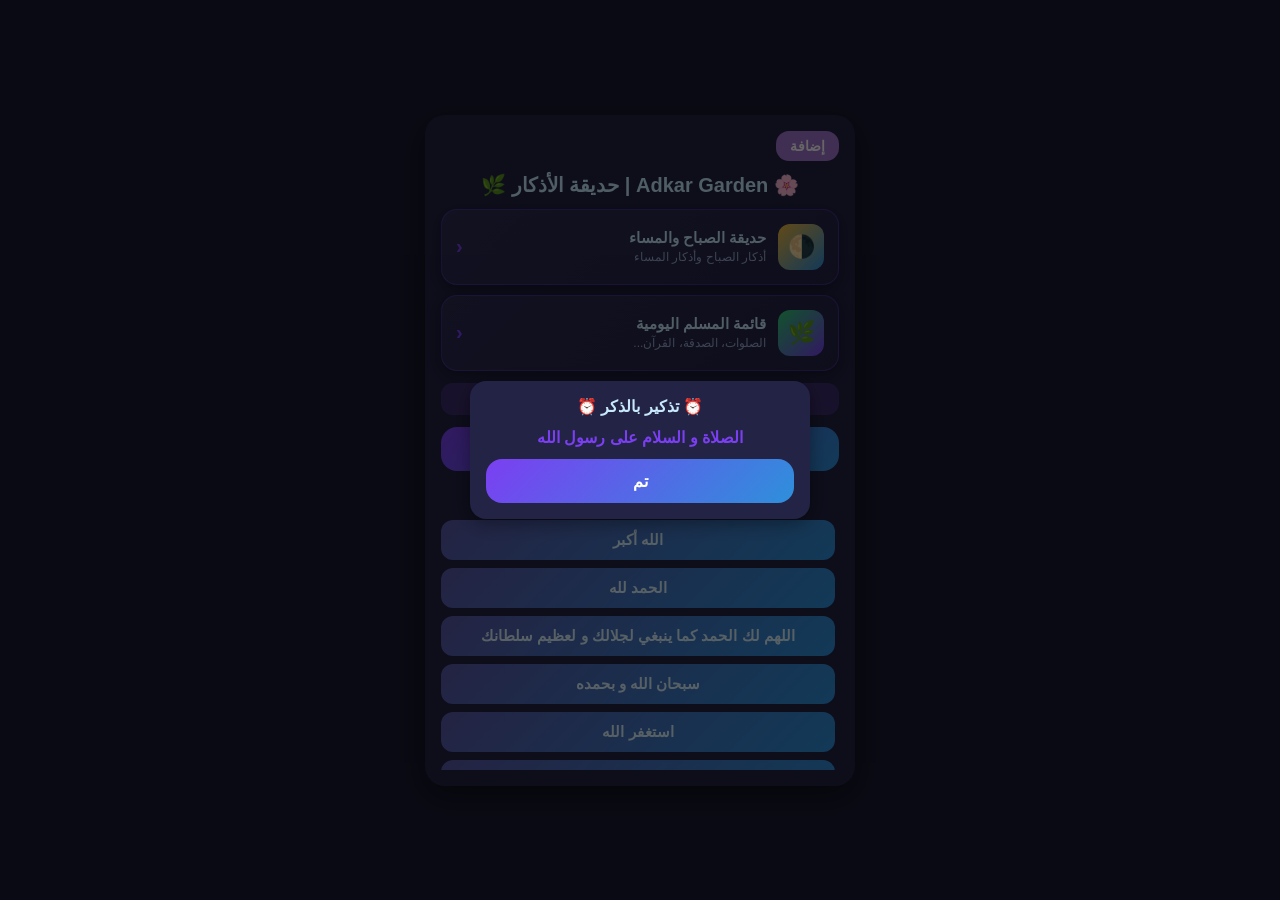
<file: index.html>
<!DOCTYPE html>
<html lang="ar" dir="rtl">
<head>
  <meta charset="UTF-8">
  <meta name="viewport" content="width=device-width, initial-scale=1.0">
  <title>🌸 Adkar Garden | حديقة الأذكار 🌿</title>
  <link rel="stylesheet" href="style.css">
</head>
<body>

  <div class="app-container">
    <!-- Header Controls -->
    <div class="header-actions">
      <button id="openModalBtn" class="btn btn-add">إضافة</button>
    </div>

    <!-- Title -->
    <h1 class="app-title">🌸 Adkar Garden | حديقة الأذكار 🌿</h1>

    <!-- Navigation Cards -->
    <div class="nav-cards">
      <a href="pages/morning-evening.html" class="nav-card nav-card--garden">
        <span class="nav-card-icon">🌗</span>
        <span class="nav-card-text">
          <span class="nav-card-title">حديقة الصباح والمساء</span>
          <span class="nav-card-sub">أذكار الصباح وأذكار المساء</span>
        </span>
        <span class="nav-card-arrow">‹</span>
      </a>
      <a href="pages/checklist.html" class="nav-card nav-card--checklist">
        <span class="nav-card-icon">🌿</span>
        <span class="nav-card-text">
          <span class="nav-card-title">قائمة المسلم اليومية</span>
          <span class="nav-card-sub">الصلوات، الصدقة، القرآن...</span>
        </span>
        <span class="nav-card-arrow">‹</span>
      </a>
    </div>

    <!-- Counters -->
    <div class="counter-card" id="counterLabel">
      عدد الأذكار اليوم: 0 | المجموع: 0
    </div>

    <!-- Main Highlighted Dikr -->
    <button class="btn btn-special" id="specialDikrBtn">
      ربي إني لما انزلت إلي من خير فقير
    </button>

    <!-- Auto-updating Clock -->
    <div class="time-label" id="timeLabel">--:--:--</div>

    <!-- Scrollable Adkar List -->
    <div class="scroll-area">
      <div class="adkar-list" id="adkarListContainer">
        <!-- Buttons rendered dynamically via JavaScript -->
      </div>
    </div>
  </div>

  <!-- Add Dikr Modal (Dialog) -->
  <div class="modal-overlay" id="addModal">
    <div class="modal-content">
      <h2>إضافة ذكر جديد</h2>
      <p>اكتب الذكر الجديد (بدون جمل أو أحاديث):</p>
      <input type="text" id="dikrInput" placeholder="أدخل الذكر هنا...">
      <div class="modal-buttons">
        <button id="saveDikrBtn" class="btn btn-add">حفظ</button>
        <button id="closeModalBtn" class="btn btn-cancel">إلغاء</button>
      </div>
    </div>
  </div>

  <!-- Hourly Notification Toast/Alert -->
  <div class="toast-overlay" id="toastOverlay">
    <div class="toast-card">
      <h3>⏰ تذكير بالذكر ⏰</h3>
      <p id="toastMessage"></p>
      <button id="closeToastBtn" class="btn btn-special">تم</button>
    </div>
  </div>

  <script src="script.js"></script>
</body>
</html>
</file>
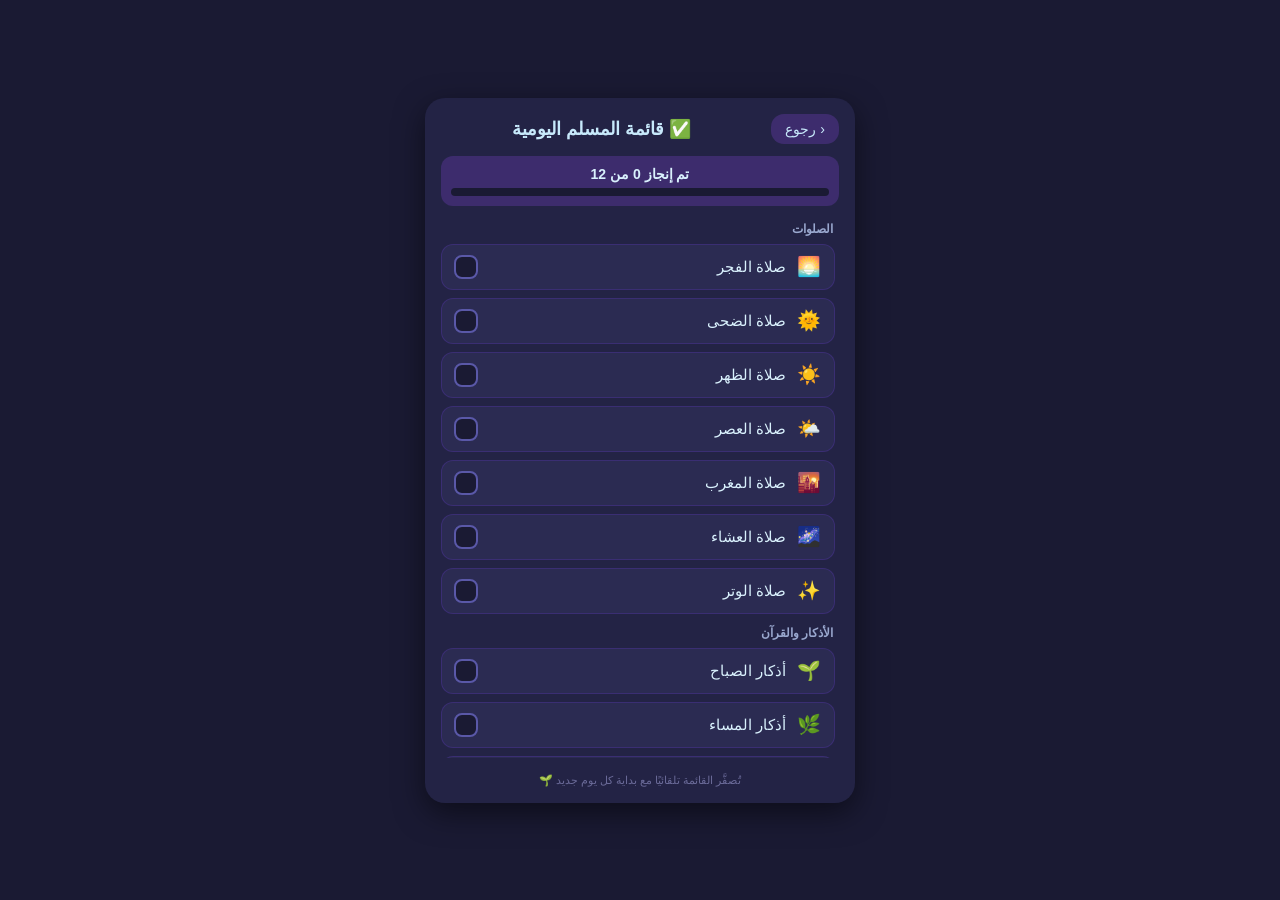
<file: pages/checklist.html>
<!DOCTYPE html>
<html lang="ar" dir="rtl">
<head>
  <meta charset="UTF-8">
  <meta name="viewport" content="width=device-width, initial-scale=1.0">
  <title>✅ قائمة المسلم اليومية | Adkar Garden</title>
  <link rel="stylesheet" href="../style.css">
</head>
<body>

  <div class="app-container">
    <!-- Top Bar -->
    <div class="page-top-bar">
      <a href="../index.html" class="btn-back">‹ رجوع</a>
      <div class="page-title">✅ قائمة المسلم اليومية</div>
    </div>

    <!-- Progress Summary -->
    <div class="checklist-progress-summary">
      <span id="progressText">تم إنجاز 0 من 0</span>
      <div class="checklist-progress-bar">
        <div class="checklist-progress-fill" id="progressFill"></div>
      </div>
    </div>

    <!-- Scrollable Checklist -->
    <div class="scroll-area" id="checklistScrollArea" style="max-height: 60vh;">
      <div class="adkar-list" id="checklistContainer">
        <!-- Rendered dynamically via JavaScript -->
      </div>
    </div>

    <div class="reset-note">تُصفَّر القائمة تلقائيًا مع بداية كل يوم جديد 🌱</div>
  </div>

  <script src="checklist.js"></script>
</body>
</html>
</file>
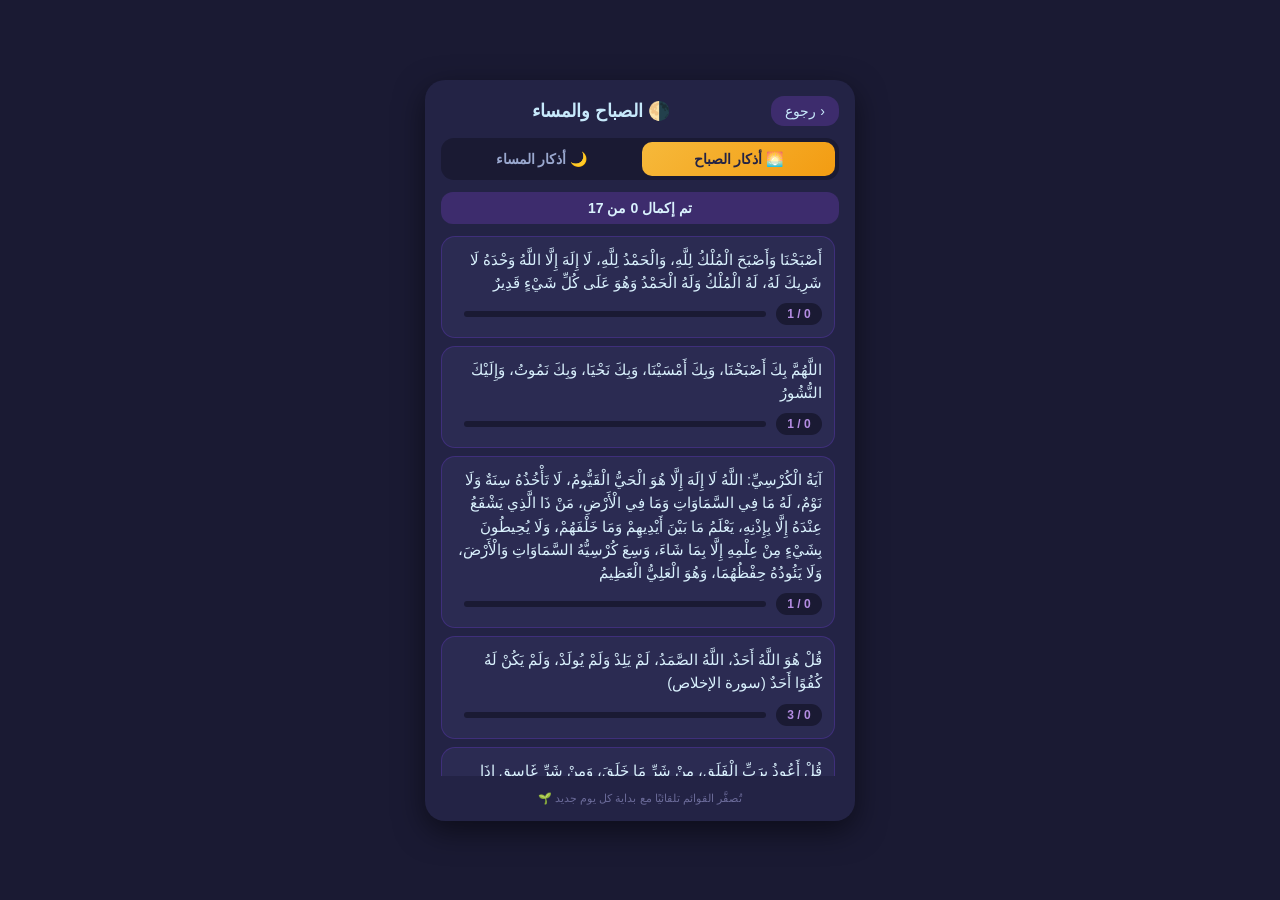
<file: pages/morning-evening.html>
<!DOCTYPE html>
<html lang="ar" dir="rtl">
<head>
  <meta charset="UTF-8">
  <meta name="viewport" content="width=device-width, initial-scale=1.0">
  <title>🌗 حديقة الصباح والمساء | Adkar Garden</title>
  <link rel="stylesheet" href="../style.css">
</head>
<body>

  <div class="app-container">
    <!-- Top Bar -->
    <div class="page-top-bar">
      <a href="../index.html" class="btn-back">‹ رجوع</a>
      <div class="page-title">🌗 الصباح والمساء</div>
    </div>

    <!-- Tabs -->
    <div class="tab-switch">
      <button class="tab-btn tab-morning active" id="tabMorningBtn">🌅 أذكار الصباح</button>
      <button class="tab-btn tab-evening" id="tabEveningBtn">🌙 أذكار المساء</button>
    </div>

    <!-- Progress Summary -->
    <div class="dhikr-progress-summary" id="progressSummary">
      تم إكمال 0 من 0
    </div>

    <!-- Scrollable Dhikr List -->
    <div class="scroll-area" id="dhikrScrollArea" style="max-height: 60vh;">
      <div class="adkar-list" id="dhikrListContainer">
        <!-- Rendered dynamically via JavaScript -->
      </div>
    </div>

    <div class="reset-note">تُصفَّر القوائم تلقائيًا مع بداية كل يوم جديد 🌱</div>
  </div>

  <script src="morning-evening.js"></script>
</body>
</html>
</file>
<file: style.css>
* {
  box-sizing: border-box;
  margin: 0;
  padding: 0;
  font-family: 'Segoe UI', Tahoma, Geneva, Verdana, sans-serif;
}

body {
  background-color: #1a1a33;
  color: #d9f1fd;
  display: flex;
  justify-content: center;
  align-items: center;
  min-height: 100vh;
  padding: 10px;
}

.app-container {
  background-color: #232345;
  width: 100%;
  max-width: 430px;
  border-radius: 20px;
  padding: 16px;
  box-shadow: 0 10px 30px rgba(0, 0, 0, 0.5);
  display: flex;
  flex-direction: column;
  gap: 12px;
}

/* Header Buttons */
.header-actions {
  display: flex;
  justify-content: space-between;
  align-items: center;
  flex-wrap: wrap;
  gap: 8px;
}

.data-actions {
  display: flex;
  gap: 6px;
  flex-wrap: wrap;
}

/* Buttons */
.btn {
  border: none;
  border-radius: 13px;
  cursor: pointer;
  font-weight: bold;
  transition: all 0.2s ease;
  text-align: center;
  white-space: nowrap;
}

.btn-add {
  background-color: #a175d1;
  color: #fff;
  padding: 7px 14px;
  font-size: 14px;
}

.btn-add:hover {
  background-color: #7b3ff2;
}

.btn-add:active {
  transform: scale(0.95);
}

.btn-secondary {
  background-color: #3d2c6d;
  color: #c7e9fb;
  padding: 6px 10px;
  font-size: 12px;
}

.btn-secondary:hover {
  background-color: #5a58a8;
}

.btn-secondary:active {
  transform: scale(0.95);
}

.btn-cancel {
  background-color: #f06292;
  color: #fff;
  padding: 7px 16px;
  font-size: 15px;
}

.btn-cancel:hover {
  background-color: #c2185b;
}

.btn-cancel:active {
  transform: scale(0.95);
}

.btn-special {
  background: linear-gradient(135deg, #7b3ff2, #2e90db);
  color: #fff;
  font-size: 16px;
  border-radius: 16px;
  padding: 12px;
  width: 100%;
  min-height: 44px;
}

.btn-special:hover {
  background: #a175d1;
}

.btn-special:active {
  transform: scale(0.98);
}

.btn-dikr {
  background: linear-gradient(135deg, #5a58a8, #2e90db);
  color: #d9f1fd;
  font-size: 15px;
  border-radius: 12px;
  padding: 10px;
  width: 100%;
  min-height: 40px;
  word-wrap: break-word;
  overflow-wrap: break-word;
}

.btn-dikr:hover {
  background: #7b3ff2;
  color: #fff;
}

.btn-dikr:active {
  transform: scale(0.97);
}

/* Header & Text */
.app-title {
  color: #c7e9fb;
  font-size: 20px;
  text-align: center;
  word-wrap: break-word;
}

.image-container {
  text-align: center;
  margin: 5px 0;
}

.image-container img {
  width: 100px;
  max-width: 100%;
  height: auto;
  border-radius: 12px;
}

/* Navigation Cards (home screen) */
.nav-cards {
  display: flex;
  flex-direction: column;
  gap: 10px;
}

.nav-card {
  display: flex;
  align-items: center;
  gap: 12px;
  background: linear-gradient(135deg, #2b2b52, #232345);
  border: 1px solid rgba(123, 63, 242, 0.35);
  border-radius: 16px;
  padding: 14px;
  text-decoration: none;
  color: inherit;
  transition: transform 0.15s ease, box-shadow 0.15s ease, border-color 0.15s ease;
  box-shadow: 0 4px 14px rgba(0, 0, 0, 0.35);
}

.nav-card:hover {
  transform: translateY(-2px);
  border-color: rgba(123, 63, 242, 0.7);
  box-shadow: 0 8px 22px rgba(123, 63, 242, 0.35);
}

.nav-card:active {
  transform: scale(0.98);
}

.nav-card-icon {
  width: 46px;
  height: 46px;
  min-width: 46px;
  border-radius: 12px;
  display: flex;
  align-items: center;
  justify-content: center;
  font-size: 22px;
}

.nav-card--garden .nav-card-icon {
  background: linear-gradient(135deg, #f6b93b, #2e90db);
}

.nav-card--checklist .nav-card-icon {
  background: linear-gradient(135deg, #2ecc71, #7b3ff2);
}

.nav-card-text {
  display: flex;
  flex-direction: column;
  gap: 3px;
  text-align: right;
  flex-grow: 1;
}

.nav-card-title {
  font-size: 15px;
  font-weight: bold;
  color: #c7e9fb;
}

.nav-card-sub {
  font-size: 12px;
  color: #9aa8cf;
}

.nav-card-arrow {
  color: #7b3ff2;
  font-size: 20px;
  font-weight: bold;
}

/* Shared sub-page layout */
.page-top-bar {
  display: flex;
  align-items: center;
  gap: 10px;
}

.btn-back {
  background-color: #3d2c6d;
  color: #c7e9fb;
  padding: 7px 14px;
  font-size: 14px;
  border-radius: 13px;
  text-decoration: none;
  display: inline-flex;
  align-items: center;
  gap: 4px;
}

.btn-back:hover {
  background-color: #5a58a8;
}

.btn-back:active {
  transform: scale(0.95);
}

.page-title {
  color: #c7e9fb;
  font-size: 18px;
  font-weight: bold;
  flex-grow: 1;
  text-align: center;
}

/* Tabs (Morning / Evening) */
.tab-switch {
  display: flex;
  background-color: #1a1a33;
  border-radius: 13px;
  padding: 4px;
  gap: 4px;
}

.tab-btn {
  flex: 1;
  border: none;
  background: transparent;
  color: #9aa8cf;
  padding: 9px;
  border-radius: 10px;
  font-weight: bold;
  font-size: 14px;
  cursor: pointer;
  transition: all 0.2s ease;
}

.tab-btn.active.tab-morning {
  background: linear-gradient(135deg, #f6b93b, #f39c12);
  color: #232345;
}

.tab-btn.active.tab-evening {
  background: linear-gradient(135deg, #3742fa, #2e90db);
  color: #fff;
}

/* Dhikr progress cards (morning/evening page) */
.dhikr-progress-summary {
  color: #d9f1fd;
  background-color: #3d2c6d;
  border-radius: 12px;
  padding: 8px 10px;
  text-align: center;
  font-weight: bold;
  font-size: 14px;
}

.dhikr-card {
  background-color: #2b2b52;
  border: 1px solid rgba(123, 63, 242, 0.25);
  border-radius: 14px;
  padding: 12px;
  display: flex;
  flex-direction: column;
  gap: 8px;
  cursor: pointer;
  transition: all 0.2s ease;
  text-align: right;
}

.dhikr-card:active {
  transform: scale(0.98);
}

.dhikr-card-text {
  font-size: 14.5px;
  line-height: 1.6;
  color: #d9f1fd;
}

.dhikr-card-footer {
  display: flex;
  align-items: center;
  justify-content: space-between;
}

.dhikr-count-pill {
  background-color: #1a1a33;
  color: #b48de3;
  font-size: 12px;
  font-weight: bold;
  padding: 4px 10px;
  border-radius: 20px;
  min-width: 46px;
  text-align: center;
}

.dhikr-progress-bar {
  flex-grow: 1;
  height: 6px;
  background-color: #1a1a33;
  border-radius: 4px;
  margin: 0 10px;
  overflow: hidden;
}

.dhikr-progress-fill {
  height: 100%;
  background: linear-gradient(135deg, #7b3ff2, #2e90db);
  border-radius: 4px;
  transition: width 0.2s ease;
  width: 0%;
}

.dhikr-card.done {
  border-color: rgba(46, 204, 113, 0.6);
  background-color: #223d33;
  opacity: 0.75;
}

.dhikr-card.done .dhikr-progress-fill {
  background: linear-gradient(135deg, #2ecc71, #27ae60);
}

.dhikr-card.done .dhikr-count-pill {
  color: #6ee7a3;
}

.dhikr-check {
  font-size: 15px;
}

/* Checklist page */
.checklist-progress-summary {
  color: #d9f1fd;
  background-color: #3d2c6d;
  border-radius: 12px;
  padding: 10px;
  text-align: center;
  font-weight: bold;
  font-size: 14px;
  display: flex;
  flex-direction: column;
  gap: 6px;
}

.checklist-progress-bar {
  height: 8px;
  background-color: #1a1a33;
  border-radius: 5px;
  overflow: hidden;
}

.checklist-progress-fill {
  height: 100%;
  background: linear-gradient(135deg, #2ecc71, #27ae60);
  border-radius: 5px;
  transition: width 0.2s ease;
  width: 0%;
}

.checklist-group-label {
  color: #9aa8cf;
  font-size: 12px;
  font-weight: bold;
  padding: 4px 2px 0 2px;
}

.checklist-item {
  display: flex;
  align-items: center;
  gap: 10px;
  background-color: #2b2b52;
  border: 1px solid rgba(123, 63, 242, 0.2);
  border-radius: 12px;
  padding: 10px 12px;
  cursor: pointer;
  transition: all 0.2s ease;
}

.checklist-item:active {
  transform: scale(0.98);
}

.checklist-item.checked {
  background-color: #223d33;
  border-color: rgba(46, 204, 113, 0.55);
}

.checklist-item-icon {
  font-size: 19px;
  width: 26px;
  text-align: center;
}

.checklist-item-label {
  flex-grow: 1;
  font-size: 14.5px;
  color: #d9f1fd;
}

.checklist-item.checked .checklist-item-label {
  color: #a7e9c4;
  text-decoration: line-through;
  text-decoration-color: rgba(167, 233, 196, 0.5);
}

.checklist-checkbox {
  width: 24px;
  height: 24px;
  min-width: 24px;
  border-radius: 8px;
  border: 2px solid #5a58a8;
  background-color: #1a1a33;
  display: flex;
  align-items: center;
  justify-content: center;
  font-size: 14px;
  color: transparent;
  transition: all 0.2s ease;
}

.checklist-item.checked .checklist-checkbox {
  background: linear-gradient(135deg, #2ecc71, #27ae60);
  border-color: #2ecc71;
  color: #fff;
}

.reset-note {
  color: #6b6b99;
  font-size: 11px;
  text-align: center;
  padding-top: 4px;
}

.counter-card {
  color: #d9f1fd;
  background-color: #3d2c6d;
  border-radius: 12px;
  padding: 8px 10px;
  text-align: center;
  font-weight: bold;
  font-size: 14px;
}

.time-label {
  color: #b48de3;
  text-align: center;
  font-size: 13px;
  padding: 5px 0;
}

/* Scroll Area */
.scroll-area {
  max-height: 250px;
  overflow-y: auto;
  padding-right: 4px;
  flex-grow: 1;
}

.scroll-area::-webkit-scrollbar {
  width: 6px;
}

.scroll-area::-webkit-scrollbar-thumb {
  background: #3d2c6d;
  border-radius: 4px;
}

.adkar-list {
  display: flex;
  flex-direction: column;
  gap: 8px;
}

/* Modals & Overlays */
.modal-overlay, .toast-overlay {
  display: none;
  position: fixed;
  top: 0;
  left: 0;
  width: 100%;
  height: 100%;
  background: rgba(0, 0, 0, 0.6);
  justify-content: center;
  align-items: center;
  z-index: 100;
  padding: 10px;
}

.modal-overlay.active, .toast-overlay.active {
  display: flex;
}

.modal-content, .toast-card {
  background-color: #232345;
  padding: 16px;
  border-radius: 16px;
  width: 90%;
  max-width: 340px;
  display: flex;
  flex-direction: column;
  gap: 12px;
  box-shadow: 0 4px 20px rgba(0, 0, 0, 0.4);
}

.modal-content h2 {
  font-size: 18px;
  color: #c7e9fb;
}

.modal-content p {
  font-size: 14px;
  color: #d9f1fd;
}

.modal-content input {
  padding: 10px;
  border-radius: 8px;
  border: none;
  background-color: #fff;
  color: #232345;
  font-size: 14px;
  width: 100%;
}

.modal-buttons {
  display: flex;
  justify-content: flex-end;
  gap: 8px;
  flex-wrap: wrap;
}

.modal-buttons .btn {
  flex: 1;
  min-width: 80px;
}

.toast-card {
  text-align: center;
}

.toast-card h3 {
  font-size: 16px;
  color: #c7e9fb;
}

.toast-card p {
  color: #7b3ff2;
  font-size: 16px;
  font-weight: bold;
  word-wrap: break-word;
}

/* Mobile-specific optimizations */
@media (max-width: 480px) {
  body {
    padding: 5px;
  }

  .app-container {
    padding: 12px;
    gap: 10px;
    border-radius: 16px;
  }

  .header-actions {
    gap: 6px;
  }

  .data-actions {
    gap: 4px;
    width: 100%;
    flex-basis: 100%;
  }

  .btn-add {
    padding: 6px 12px;
    font-size: 13px;
  }

  .btn-secondary {
    padding: 5px 8px;
    font-size: 11px;
    flex: 1;
    min-width: 70px;
  }

  .app-title {
    font-size: 18px;
    margin: 5px 0;
  }

  .image-container img {
    width: 80px;
  }

  .counter-card {
    padding: 6px 8px;
    font-size: 13px;
  }

  .time-label {
    font-size: 12px;
  }

  .btn-special {
    font-size: 15px;
    min-height: 42px;
    padding: 10px;
  }

  .btn-dikr {
    font-size: 14px;
    padding: 9px;
    min-height: 38px;
  }

  .scroll-area {
    max-height: 200px;
  }

  .modal-content, .toast-card {
    max-width: 85%;
    padding: 14px;
    gap: 10px;
  }

  .modal-content h2 {
    font-size: 16px;
  }

  .modal-content p {
    font-size: 13px;
  }

  .modal-content input {
    padding: 8px;
    font-size: 13px;
  }

  .toast-card h3 {
    font-size: 15px;
  }

  .toast-card p {
    font-size: 15px;
  }

  .modal-buttons {
    gap: 6px;
  }

  .modal-buttons .btn {
    min-width: 70px;
    padding: 6px 12px;
    font-size: 13px;
  }
}

@media (max-width: 360px) {
  .app-container {
    padding: 10px;
    gap: 8px;
  }

  .header-actions {
    gap: 4px;
  }

  .btn-add {
    padding: 5px 10px;
    font-size: 12px;
  }

  .btn-secondary {
    padding: 4px 6px;
    font-size: 10px;
  }

  .app-title {
    font-size: 16px;
  }

  .image-container img {
    width: 70px;
  }

  .counter-card {
    font-size: 12px;
    padding: 5px 6px;
  }

  .time-label {
    font-size: 11px;
  }

  .scroll-area {
    max-height: 180px;
  }

  .btn-dikr {
    font-size: 13px;
    padding: 8px;
  }
}
</file>
